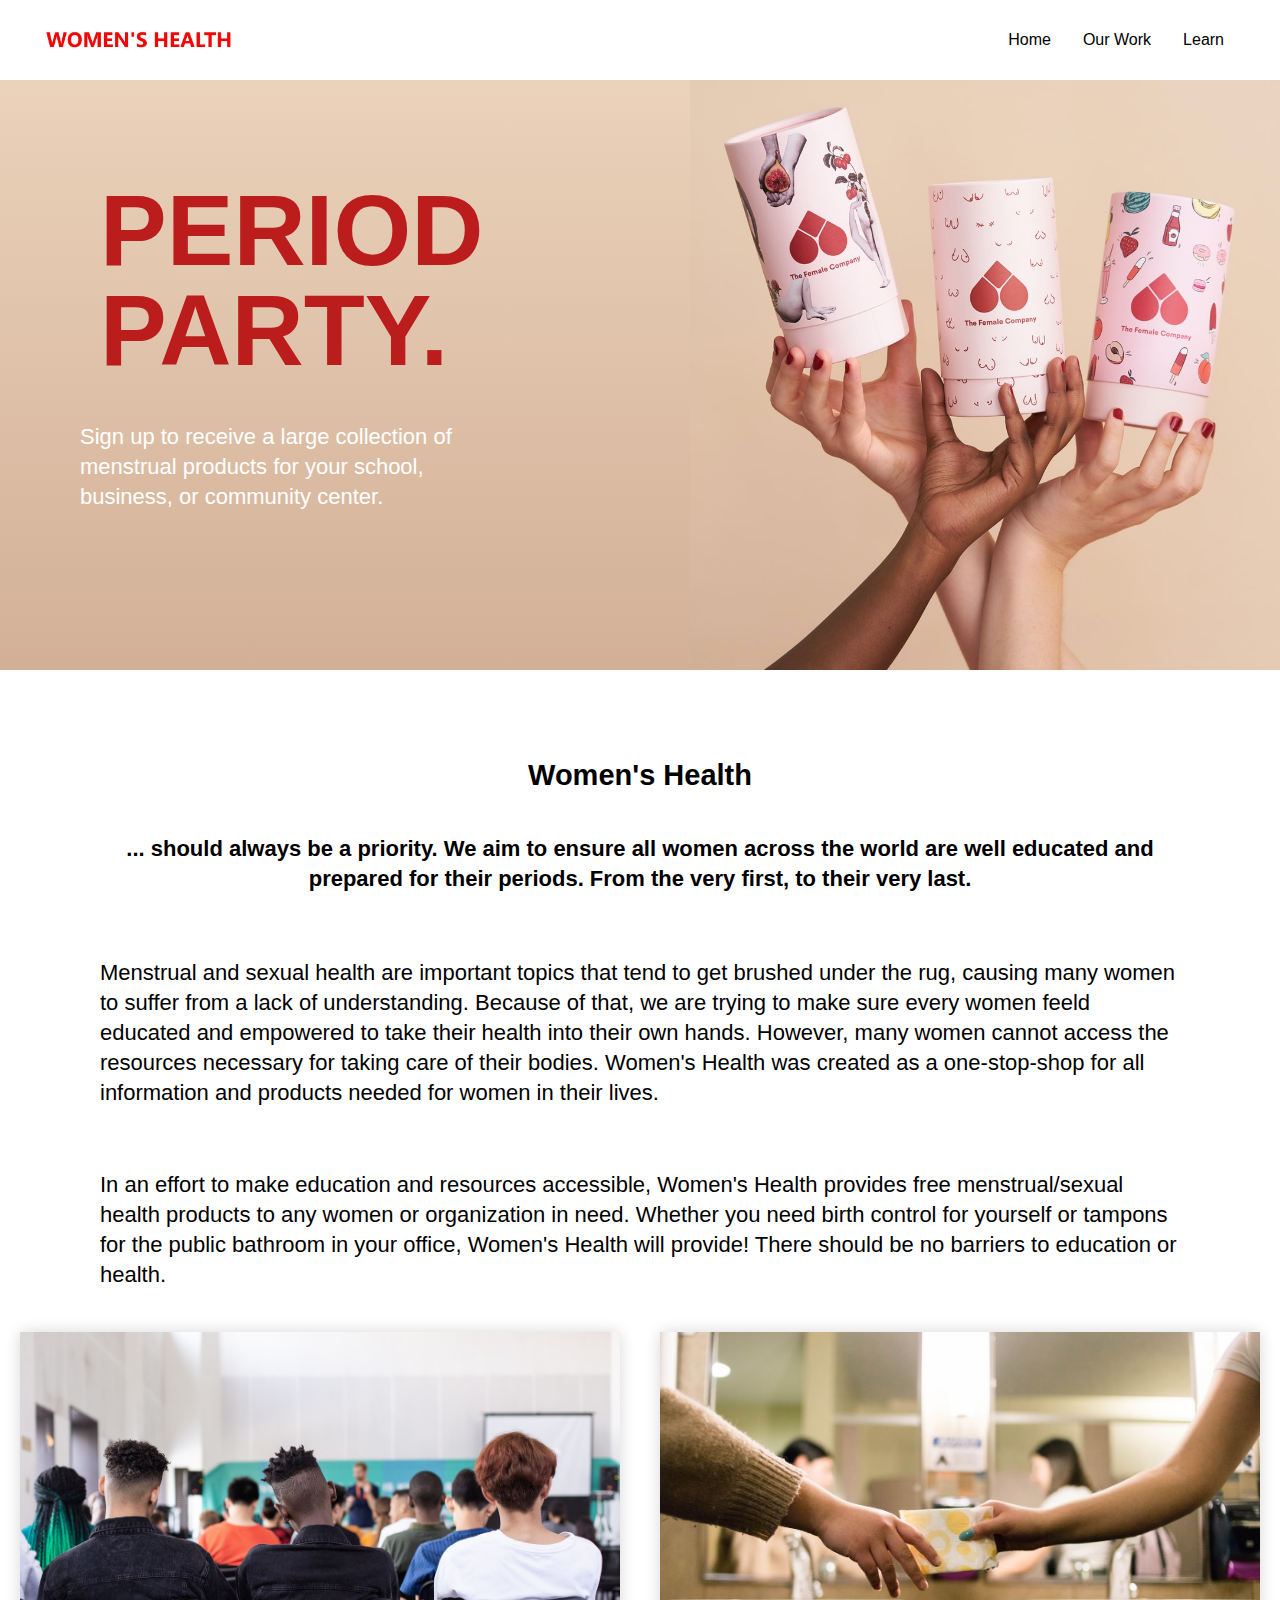
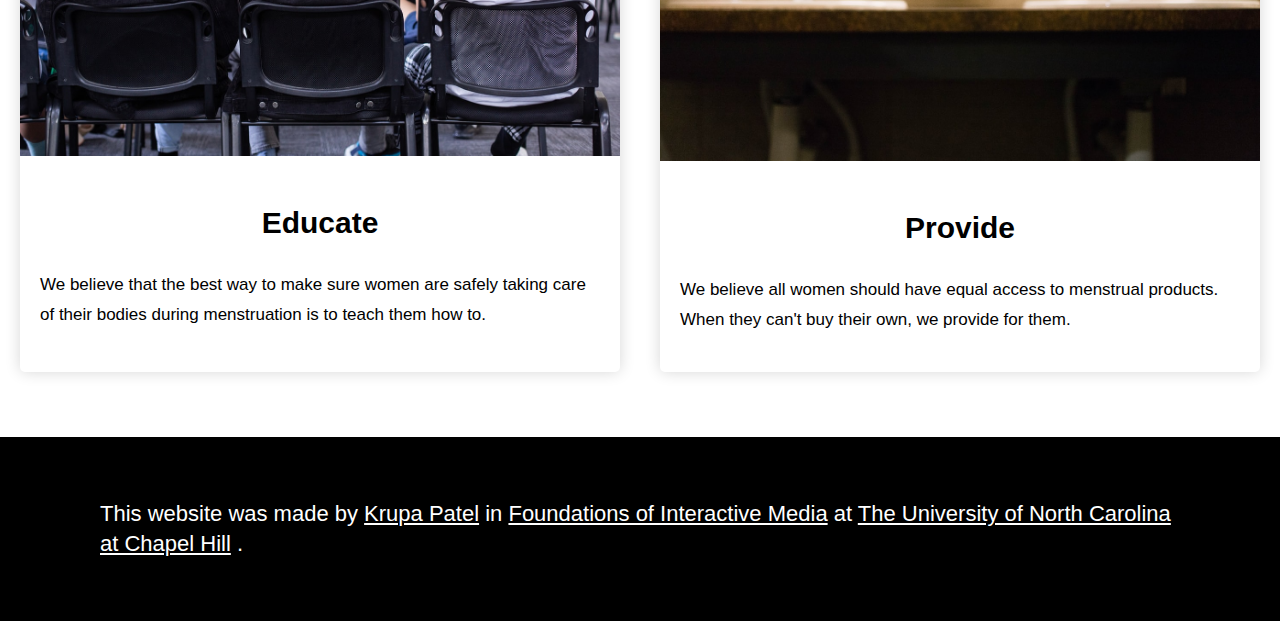
<file: index.html>
<!DOCTYPE html>

<html lang="en">
  <head>
    <meta charset="utf-8" />
    <meta name="viewport" content="width=device-width, initial-scale=1" />
    <title>Women's Health</title>
    <link rel="stylesheet" href="./css/style.css" />
    <script src="./js/script.js" defer></script>
  </head>

  <body class="homepage">

    <nav>
      <a href="./index.html"><img id="logo" src="./images/logo-new.jpeg" alt="Logo"></a>
  <img class="active" id="hamburger" src="./images/hamburger.png" alt="Menu">
  <div id="overlay"></div>

  <div class="navbar" id="navbar">
  <ul id="menu">
    <a href="./index.html">Home</a>
    <a href="./our-work/index.html">Our Work</a>
    <div class="subnav">
    <button id="learn" class="subnavbtn">Learn</button>
      <div class="subnav-content">
        <div class="subnav2btn">
        <li><a href="./sexual-health/safe-sex/index.html">Safe Sex</a></li>
        <li><a href="./periods/index.html">Periods</a></li>
        <li><a href="./free/index.html">Free Products</a></li>
          <li><a href="./sources/index.html">Sources</a></li>


        </div>
    </div>
  </div>
  </ul>
</div>
    </nav>


    <main>
      <article>
        <!--header of article goes here-->
        <header class="grid-1-2">
          <section>
    <h1>PERIOD PARTY.</h1>
    <p>Sign up to receive a large collection of menstrual products
      for your school, business, or community center.</p>

          </section>
          <figure>
    <img src="./images/products.jpg" alt="Products">
    
          </figure>
        </header>
        <section id="Women's Health">
          <header>
            <h2>Women's Health
            <p>... should always be a priority. We aim to ensure all women across the world are well educated and prepared for their periods. From the very first, to their very last.</p>
          </h2>
          </header>
          
          <p>Menstrual and sexual health are important topics that tend to get brushed under the rug, causing many women to suffer from a lack of understanding. Because of that, we are trying to make sure every women feeld educated and empowered to take their health into their own hands. However, many women cannot access the resources necessary for taking care of their bodies. Women's Health was created as a one-stop-shop for all information and products needed for women in their lives. </p>
          <p> In an effort to make education and resources accessible, Women's Health provides free menstrual/sexual health products to any women or organization in need. Whether you need birth control for yourself or tampons for the public bathroom in your office, Women's Health will provide! There should be no barriers to education or health.</p>
          
          <section class="grid-1-2">
            <article class="card">
              <figure><img src="./images/teach.jpg" alt="Educate"></figure>
              <section>
              <h3>Educate</h3>
    <p>We believe that the best way to make sure women are safely taking care of their bodies during menstruation is to teach them how to.</p>        
    </section>
            </article>
            <article class="card">
              <figure><img src="./images/provide.jpg" alt="Provide"></figure>
              <section>
              <h3>Provide</h3>
    <p>We believe all women should have equal access to menstrual products. When they can't buy their own, we provide for them.</p>
          </section>
            </article>
            
          
          </section>
        </section>
        
    
      </article>
    </main>
        <!-- footer element goes here -->
        <footer>
          <p>
            This website was made by 
            <a href="https://krupamejo.com">Krupa Patel</a>
            in
            <a href="https://mejo187.cm">Foundations of Interactive Media</a>
            at
            <a href="https://unc.edu">The University of North Carolina at Chapel Hill</a>
            .
          </p>
        </footer>
      </body>
    </html>
</file>
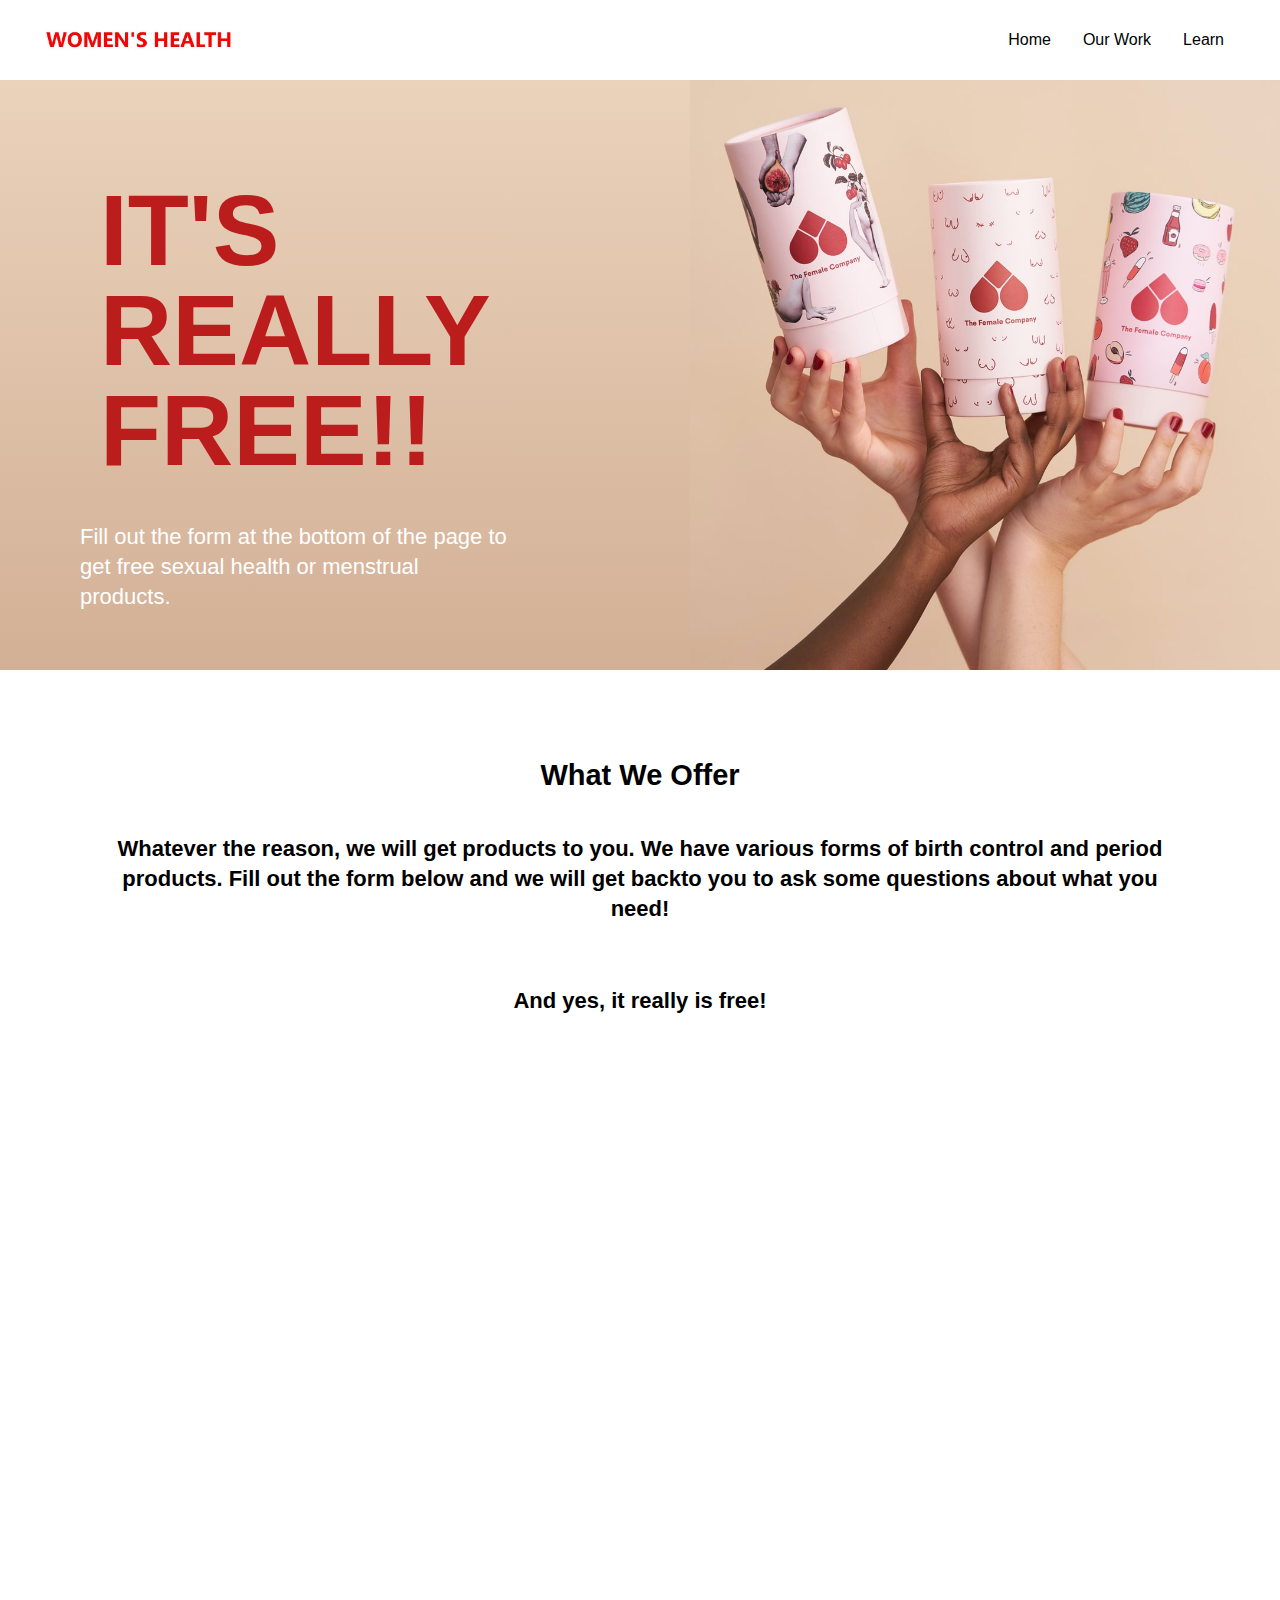
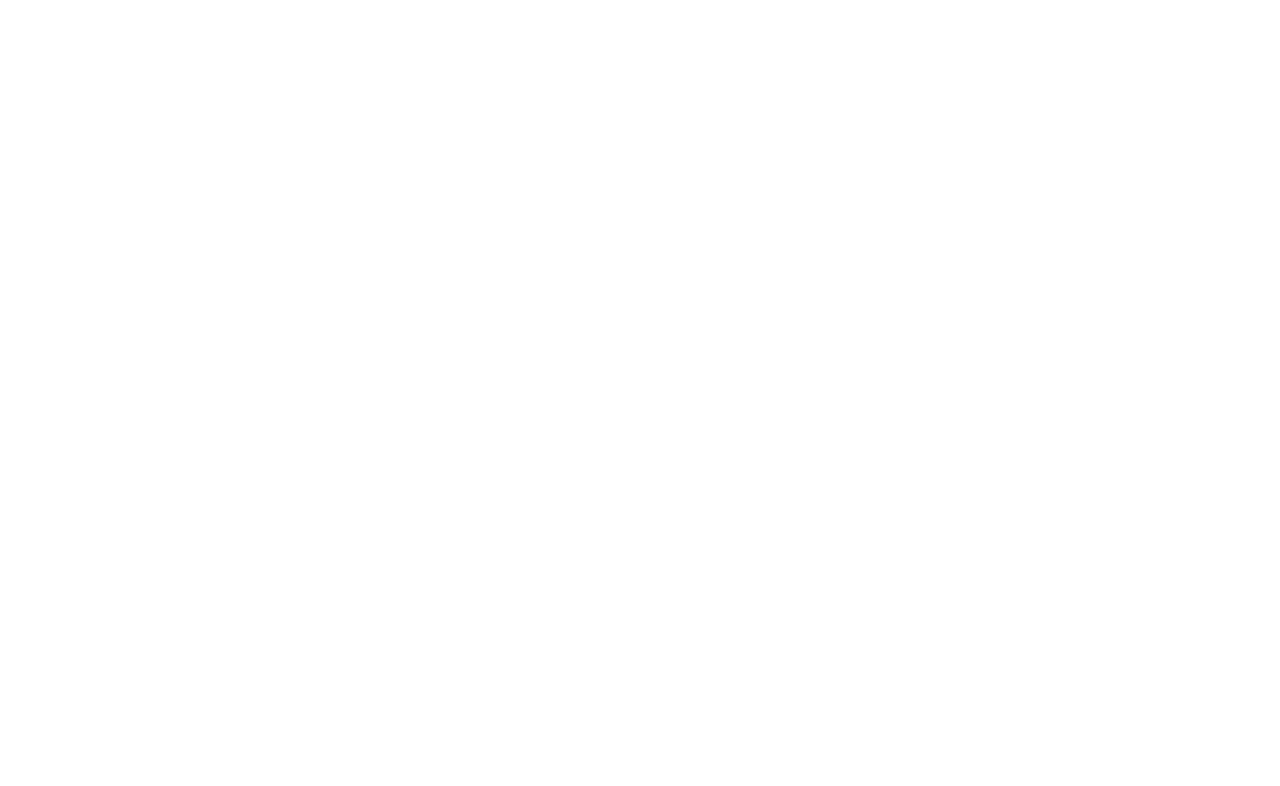
<file: free/index.html>
<!DOCTYPE html>

<html lang="en">
  <head>
    <meta charset="utf-8" />
    <meta name="viewport" content="width=device-width, initial-scale=1" />
    <title>Women's Health</title>
    <link rel="stylesheet" href="./../css/style.css" />
    <script src="./../js/script.js" defer></script>
  </head>

  <body class="homepage">

    <nav>
      <a href="./../index.html"><img id="logo" src="./../images/logo-new.jpeg" alt="Logo"></a>
  <img class="active" id="hamburger" src="./../images/hamburger.png" alt="Menu">
  <div id="overlay"></div>

  <div class="navbar">
  <ul id="menu">
    <a href="./../index.html">Home</a>
    <a href="./../our-work/index.html">Our Work</a>
    <div class="subnav">
    <button class="subnavbtn">Learn</button>
      <div class="subnav-content">
        <div class="subnav2btn">
        <li><a href="./../sexual-health/safe-sex/index.html">Safe Sex</a></li>
        <li><a href="./../periods/index.html">Periods</a></li>
        <li><a href="./../free/index.html">Free Products</a></li>
        <li><a href="./../sources/index.html">Sources</a></li>

        </div>
    </div>
  </div>
  </ul>
</div>
    </nav>

    <main>
        <article>
          <!--header of article goes here-->
          <header class="grid-1-2">
            <section>
      <h1>IT'S REALLY FREE!!</h1>
      <p>Fill out the form at the bottom of the page to get free sexual health or menstrual products.</p>
              </section>
            <figure>
      <img src="./../images/products.jpg" alt="Products">
      
            </figure>
          </header>
          <section id="Offer">
            <header>
              <h2>What We Offer
            <p>Whatever the reason, we will get products to you. We have various forms of birth control and period products. Fill out the form below and we will get backto you to ask some questions about what you need!</p>
            <p>And yes, it really is free!</p>
          </h2>

            </header>

           
              </section>
</article>
</main>


<div class="container">
    <iframe src="https://docs.google.com/forms/d/e/1FAIpQLSe71iJ-lqC6aPdRYMs7kZhs28GR5tGBt7zIdwrrbO-3yIZnsg/viewform?embedded=true" width="1500" height="1257" frameborder="0" marginheight="0" marginwidth="0">Loading…</iframe>
</div>

  </body>
</html>
</file>
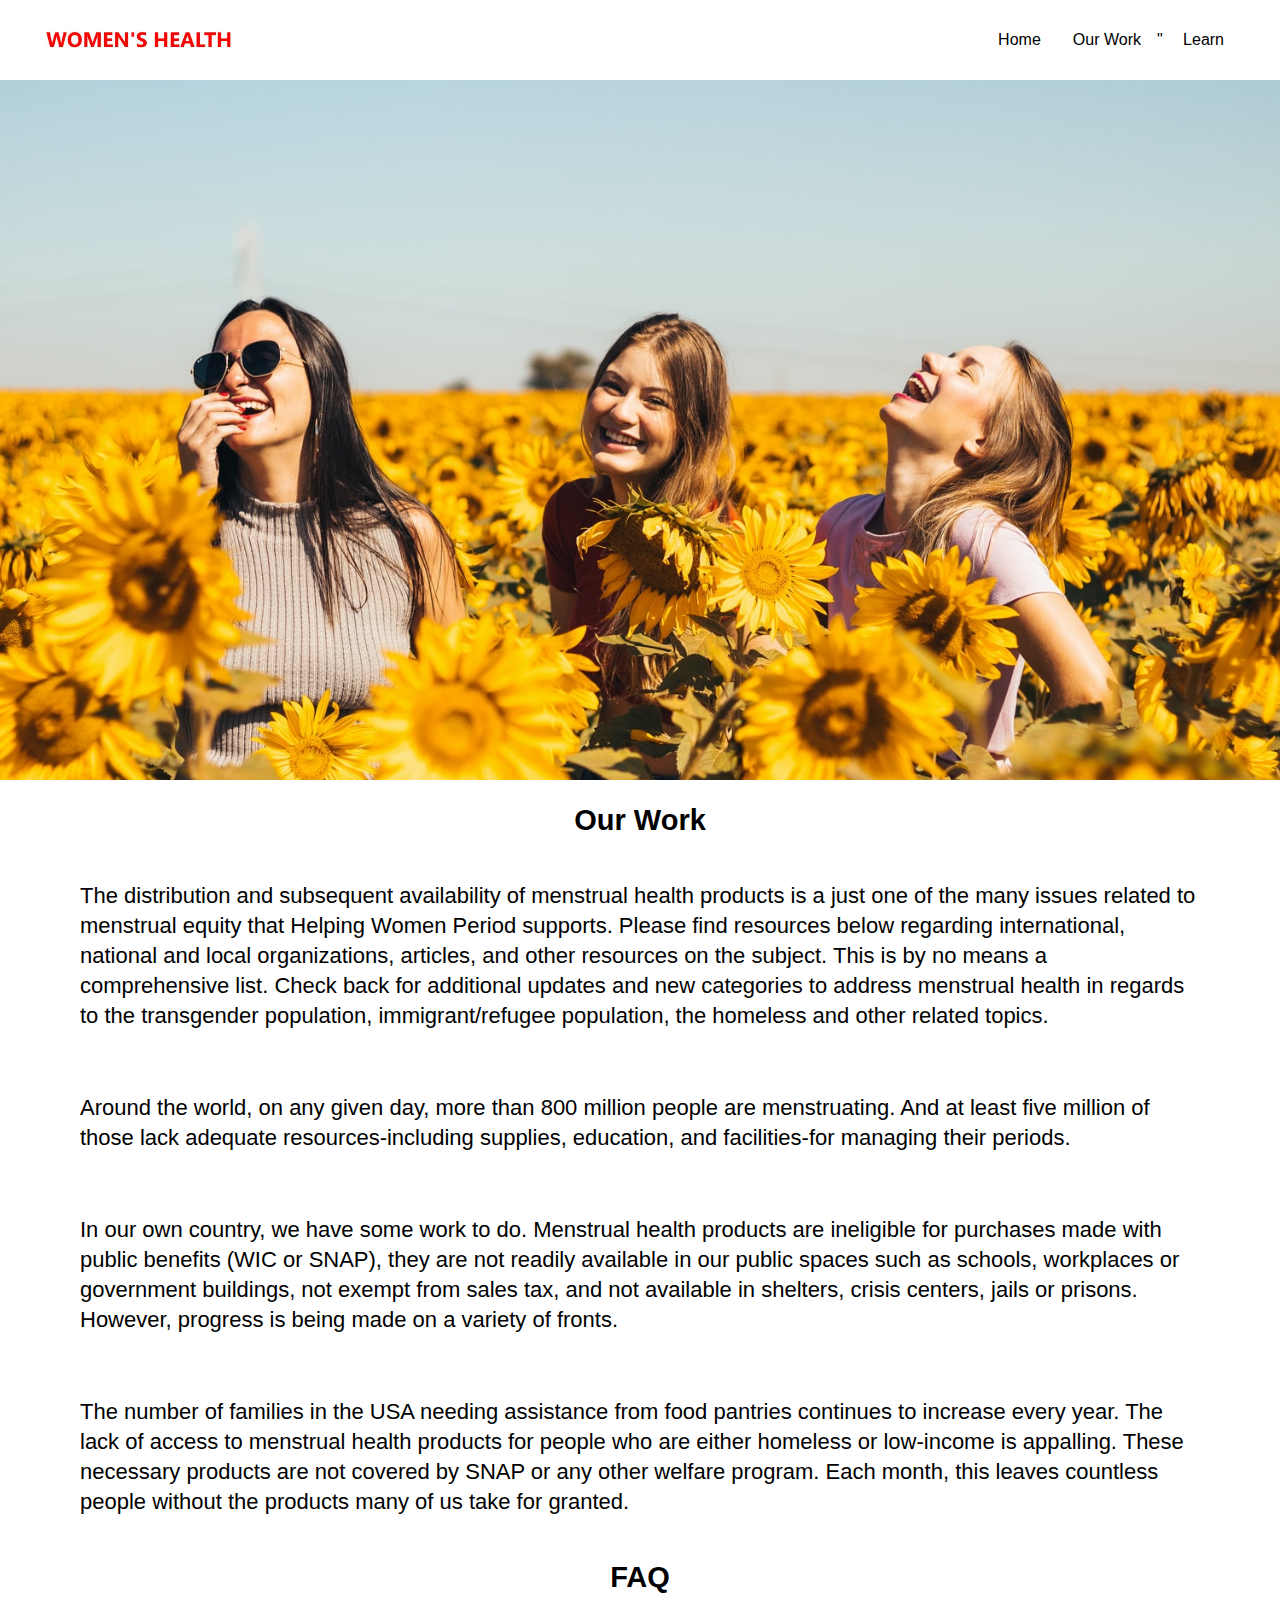
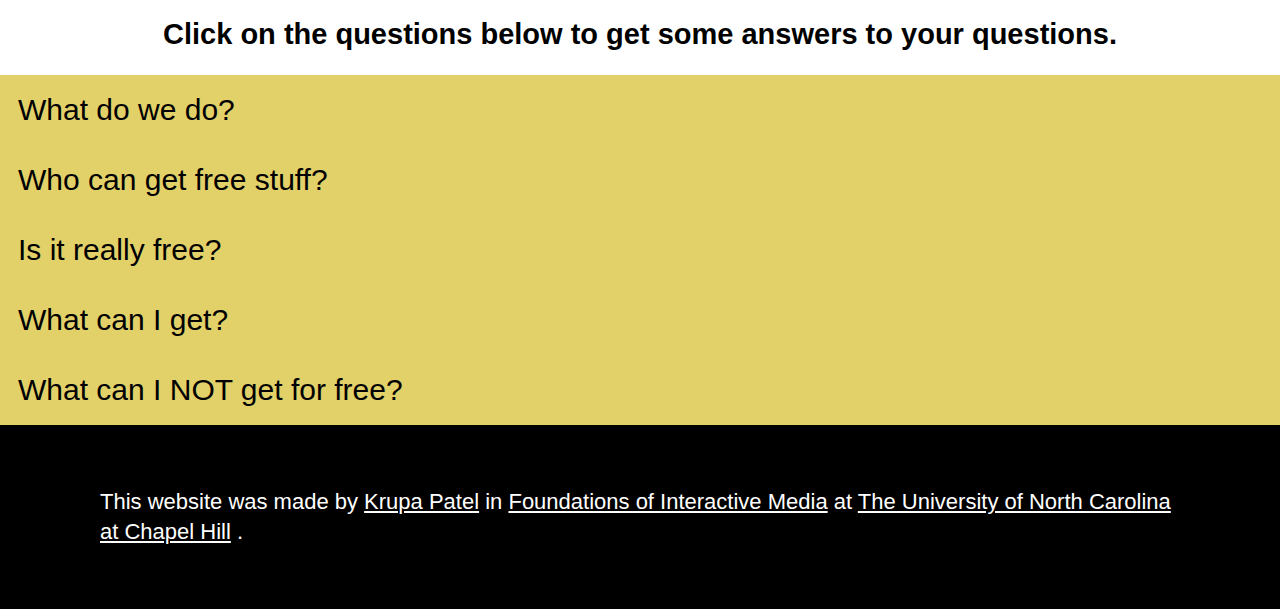
<file: our-work/index.html>
<!DOCTYPE html>

<html lang="en">
  <head>
    <meta charset="utf-8" />
    <meta name="viewport" content="width=device-width, initial-scale=1" />
    <title>Women's Health</title>
    <link rel="stylesheet" href="./../css/style.css" />
    <script src="./../js/script.js" defer></script>
  </head>

  <body class="homepage">

    <nav>
      <a href="./index.html"><img id="logo" src="./../images/logo-new.jpeg" alt="Logo" ></a>
  <img class="active" id="hamburger" src="./../images/hamburger.png" alt="Menu">
  <div id="overlay"></div>

  <div class="navbar" id="navbar">
  <ul id="menu" class="menu">
    <a  href="./../index.html">Home</a>
    <a href="./../our-work/index.html">Our Work</a>
    <div class="subnav active">"
    <button class="subnavbtn active" id="subnavbtn">Learn</button>
      <div class="subnav-content">
        <div class="subnav2btn active" id="subnav2btn"></div>
          <li><a href="./../sexual-health/safe-sex/index.html">Safe Sex</a></li>
          <li><a href="./../periods/index.html">Periods</a></li>
          <li><a href="./../free/index.html">Free Products</a></li>
          <li><a href="./../sources/index.html">Sources</a></li>

        </div>
    </div>
  </ul>
    </div>

    </nav>

<div id="banner">
    <div class="container">
        <section>
            <a href="#" class="full image"><img class="ourwork" src="./../images/women.jpg" alt="Women" width="" height="700" /></a>
        </section>
    </div>
</div>

<div id="featured">
    <section class="container">
        <header>
            <h2>Our Work</h2>
            <p>The distribution and subsequent availability of menstrual health products is a just one of the many issues related to menstrual equity that Helping Women Period supports.  Please find resources below regarding international, national and local organizations, articles, and other resources on the subject.  This is by no means a comprehensive list.  Check back for additional updates and new categories to address menstrual health in regards to the transgender population, immigrant/refugee population, the homeless and other related topics.</p>
        <p>Around the world, on any given day, more than 800 million people are menstruating.  And at least five million of those lack adequate resources-including supplies, education, and facilities-for managing their periods.</p>
         <p>In our own country, we have some work to do.  Menstrual health products are ineligible for purchases made with public benefits (WIC or SNAP), they are not readily available in our public spaces such as schools, workplaces or government buildings, not exempt from sales tax, and not available in shelters, crisis centers, jails or prisons.  However, progress is being made on a variety of fronts.</p>
      <p>The number of families in the USA needing assistance from food pantries continues to increase every year. The lack of access to menstrual health products for people who are either homeless or low-income is appalling. These necessary products are not covered by SNAP or any other welfare program.  Each month, this leaves countless people without the products many of us take for granted.</p>
        </header>
    </section>
</div>
<h2 class="faq">FAQ</h2>
<h2 class="faq">Click on the questions below to get some answers to your questions.</h2>
<button class="accordion">What do we do?</button>
<div class="panel">
  <p>We educate and provide sexual health/mesntrual products to women all over the world in an effort to make health accessible to all.</p>
</div>

<button class="accordion">Who can get free stuff?</button>
<div class="panel">
  <p>Anyone! Just fill out the form under one of the "Free Products" tabs and we will get back to you about the details.</p>
</div>

<button class="accordion">Is it really free?</button>
<div class="panel">
  <p>Yes! Regardless of who you are, we will make sure we get you what you need at no cost.</p>
</div>

<button class="accordion">What can I get?</button>
<div class="panel">
  <p>We have everything from condoms to birth control pills to menstrual cups. If you want something that we don't have, just fill out the form and let us know. We will try to help you!</p>
</div>

<button class="accordion">What can I NOT get for free?</button>
<div class="panel">
  <p>Anything that requires being inserted by a physician will not be covered by us (IUD mainly). </p>
</div>


<footer>
  <p>
    This website was made by 
    <a href="https://krupamejo.com">Krupa Patel</a>
    in
    <a href="https://mejo187.cm">Foundations of Interactive Media</a>
    at
    <a href="https://unc.edu">The University of North Carolina at Chapel Hill</a>
    .
  </p>
</footer>

</body>
</html>
</file>
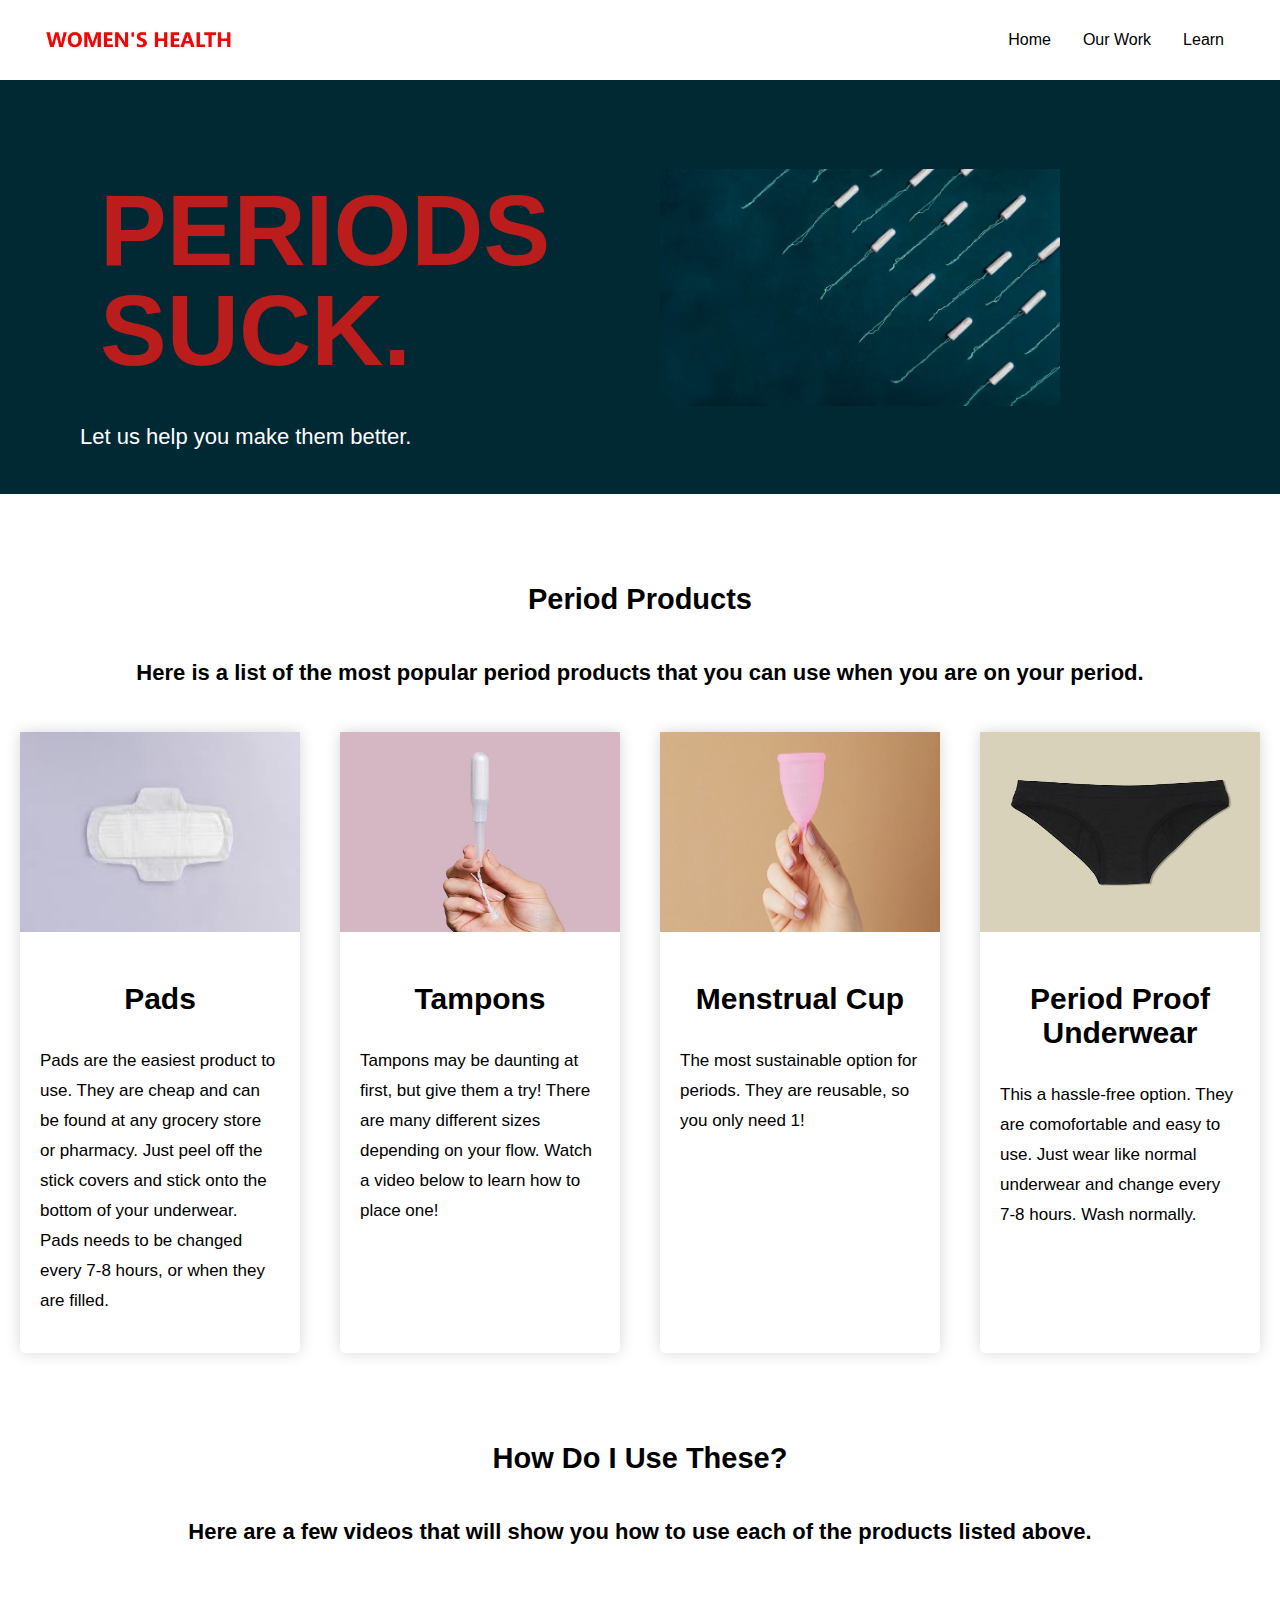
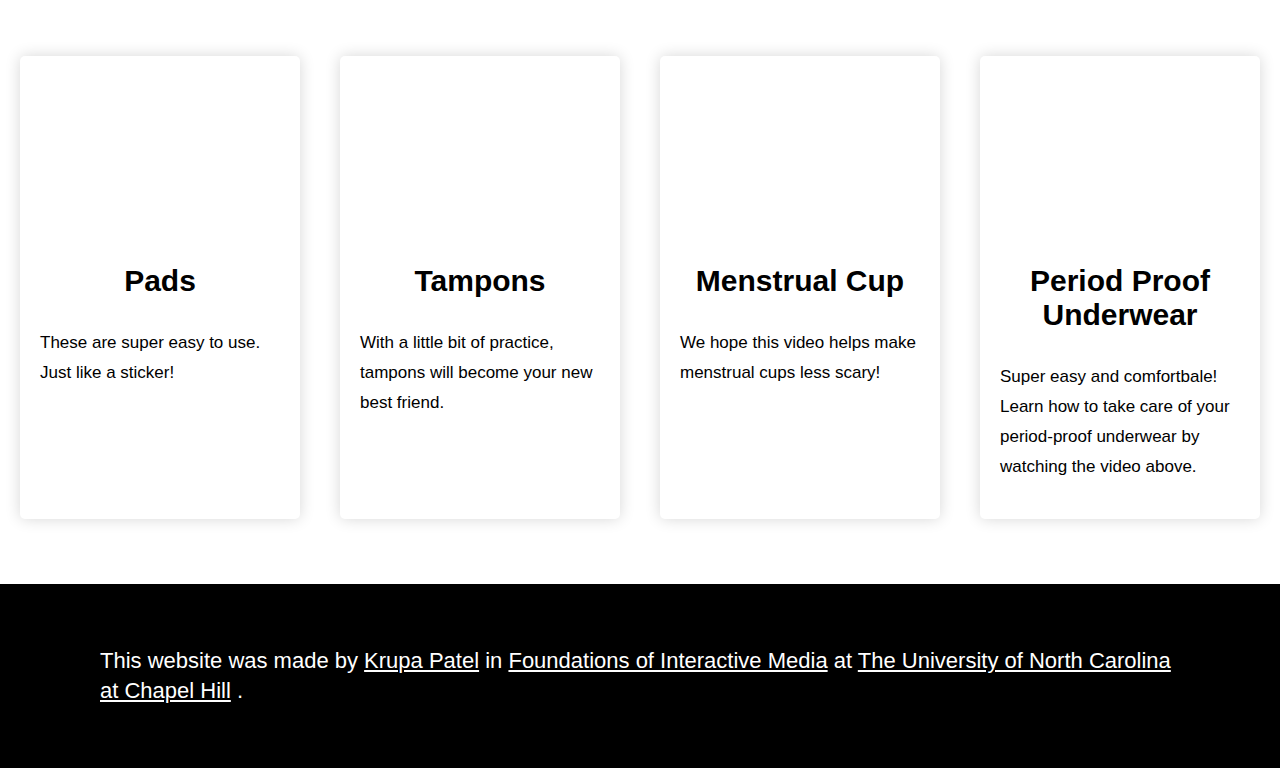
<file: periods/index.html>
<!DOCTYPE html>

<html lang="en">
  <head>
    <meta charset="utf-8" />
    <meta name="viewport" content="width=device-width, initial-scale=1" />
    <title>Women's Health</title>
    <link rel="stylesheet" href="./../css/style.css" />
    <script src="./../js/script.js" defer></script>
  </head>

  <body class="homepage">

    <nav>
      <a href="./../index.html"><img id="logo" src="./../images/logo-new.jpeg" alt="Logo"></a>
  <img class="active" id="hamburger" src="./../images/hamburger.png" alt="Menu">
  <div id="overlay"></div>

  <div class="navbar">
  <ul id="menu">
    <a href="./../index.html">Home</a>
    <a href="./../our-work/index.html">Our Work</a>
    <div class="subnav">
    <button class="subnavbtn">Learn</button>
      <div class="subnav-content">
        <div class="subnav2btn">
          <li><a href="./../sexual-health/safe-sex/index.html">Safe Sex</a></li>
          <li><a href="./../periods/index.html">Periods</a></li>
          <li><a href="./../free/index.html">Free Products</a></li>
          <li><a href="./../sources/index.html">Sources</a></li>

        </div>
    </div>
  </div>
  </ul>
</div>
    </nav>


    <main>
      <article>
        <!--header of article goes here-->
        <header class="grid-1-2 blueheader">
          <section>
    <h1>PERIODS SUCK.</h1>
    <p>Let us help you make them better.</p>
          </section>
          <figure>
    <img src="./../images/tampon.jpg" alt="Tampon">
    
          </figure>
        </header>
        <section id="issues">
          <header>
            <h2>Period Products
            <p>Here is a list of the most popular period products that you can use when you are on your period.</p>
          </h2>
          </header>
          <section class="grid-1-4">
            <article class="card">
              <figure><img src="./../images/pads.jpg" alt="Pads" height="200" width="200"></figure>
              <section>
              <h3>Pads</h3>
              <p>Pads are the easiest product to use. They are cheap and can be found at any grocery store or pharmacy. Just peel off the stick covers and stick onto the bottom of your underwear. Pads needs to be changed every 7-8 hours, or when they are filled.</p>
        </section>
            </article>
            <article class="card">
              <figure><img src="./../images/tampons2.jpg" alt="Tampons" height="200" width="200"></figure>
              <section>
              <h3>Tampons</h3>
              <p>Tampons may be daunting at first, but give them a try! There are many different sizes depending on your flow. Watch a video below to learn how to place one!</p>
          </section>
            </article>
            <article class="card">
              <figure><img src="./../images/cup.jpg" alt="Menstrual Cup" height="200" width="200"></figure>
              <section>
              <h3>Menstrual Cup</h3>
              <p>The most sustainable option for periods. They are reusable, so you only need 1! </p>
          </section>
            </article>
            <article class="card">
              <figure><img src="./../images/underwear.jpg" alt="Period Proof Underwear" height="200" width="200"></figure>
              <section>
              <h3>Period Proof Underwear</h3>
              <p>This a hassle-free option. They are comofortable and easy to use. Just wear like normal underwear and change every 7-8 hours. Wash normally.</p>
          </section>
            </article>
          
          </section>
        </section>
        


          <h2>How Do I Use These?
            <p>Here are a few videos that will show you how to use each of the products listed above.</p>
        </h2>
      

        <section class="grid-1-4">
            <div>
              <article class="card">
                <figure>
                  <div class="wrapper">
                    <div>
                      <iframe src="https://www.youtube.com/embed/M9nEJUgUHQ0" frameborder="0" allow="autoplay; fullscreen" allowfullscreen></iframe>
                    </div>
                  </div>
                </figure>
                <section>
                  <h3>Pads</h3>
                  <p>These are super easy to use. Just like a sticker!</p>
                </section>
              </article>
            </div>
          
              <div>
               <article class="card">
                <figure>
                 <div class="wrapper">
                  <div>
                   <iframe width="340" height="300" src="https://www.youtube.com/embed/0b83Y0P1r6o" frameborder="0" allow="autoplay; fullscreen" allowfullscreen></iframe>
                   </div>
                   </div>
                  </figure>
                <section>
                  <h3>Tampons</h3>
                  <p>With a little bit of practice, tampons will become your new best friend.</p>
                </section>
               </article>
               </div>

          <div>
               <article class="card">
            <figure>
              <div class="wrapper">
                <div>
              <iframe width="340" height="300" src="https://www.youtube.com/embed/o9fPUfm-uYE" frameborder="0" allow="autoplay; fullscreen" allowfullscreen></iframe>
            </div>
            </div>
            </figure>
            <section>
              <h3>Menstrual Cup</h3>
              <p>We hope this video helps make menstrual cups less scary!</p>
            </section>
          </article>
        </div>
          
        <div>
          <article class="card last">
            <figure>
              <div class="wrapper">
                <div>
                  <iframe width="340" height="300" src="https://www.youtube.com/embed/VMbC4Fww1P4" frameborder="0" allow="autoplay; fullscreen" allowfullscreen></iframe>
                </div>
              </div>
            </figure>
             <section>
              <h3>Period Proof Underwear</h3>
              <p>Super easy and comfortbale! Learn how to take care of your period-proof underwear by watching the video above.</p>
            </section>
          </article>
        </div>

        </section>
      
    
    </article> 
    </main>
        <!-- footer element goes here -->
        <footer>
          <p>
            This website was made by 
            <a href="https://krupamejo.com">Krupa Patel</a>
            in
            <a href="https://mejo187.cm">Foundations of Interactive Media</a>
            at
            <a href="https://unc.edu">The University of North Carolina at Chapel Hill</a>
            .
          </p>
        </footer>
      </body>
    </html>
</file>
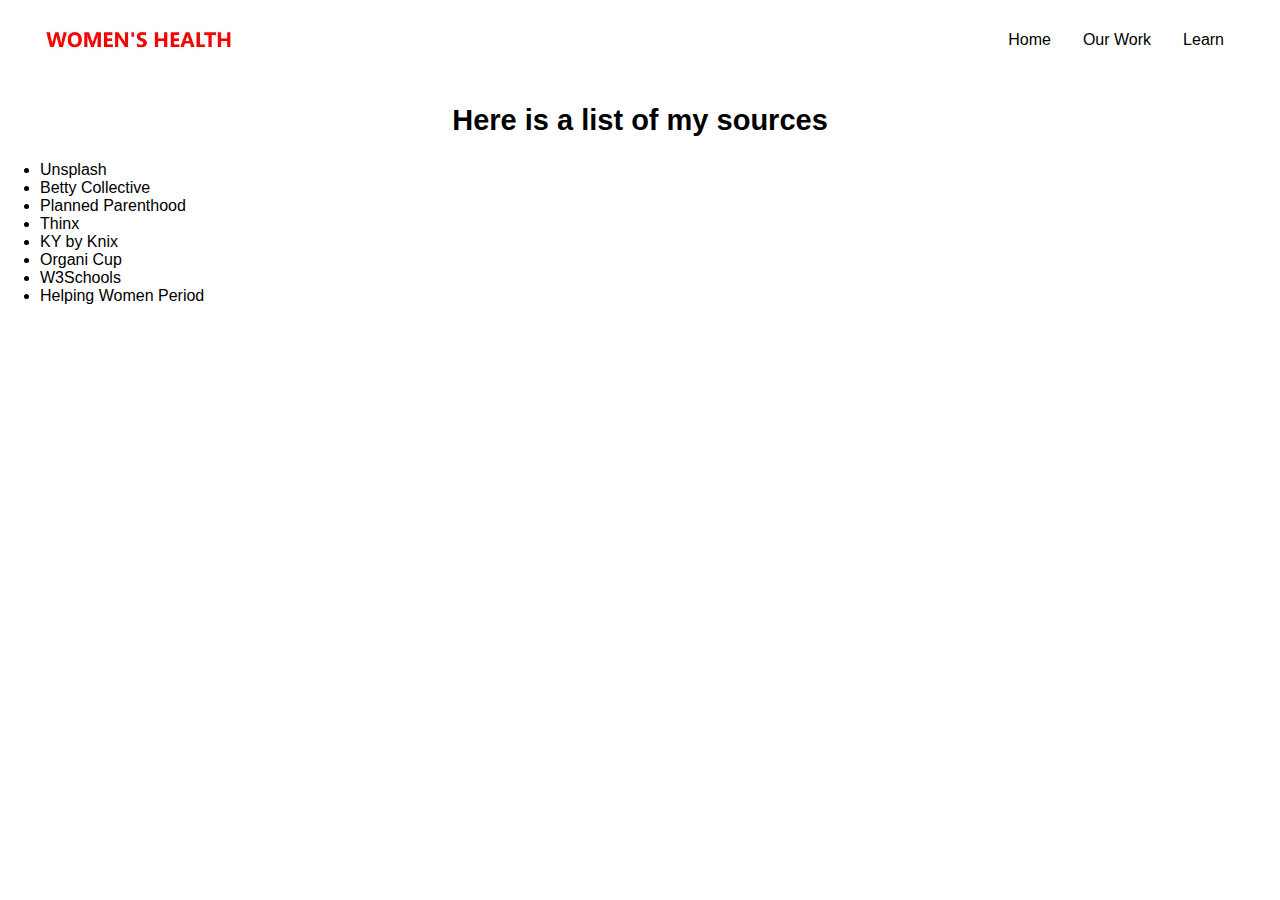
<file: sources/index.html>
<!DOCTYPE html>

<html lang="en">
  <head>
    <meta charset="utf-8" />
    <meta name="viewport" content="width=device-width, initial-scale=1" />
    <title>Women's Health</title>
    <link rel="stylesheet" href="./../css/style.css" />
    <script src="./../js/script.js" defer></script>
  </head>

  <body class="homepage">

    <nav>
      <a href="./../index.html"><img id="logo" src="./../images/logo-new.jpeg" alt="Logo"></a>
  <img class="active" id="hamburger" src="./../images/hamburger.png" alt="Menu">
  <div id="overlay"></div>

  <div class="navbar">
  <ul id="menu">
    <a href="./../index.html">Home</a>
    <a href="./../our-work/index.html">Our Work</a>
    <div class="subnav">
    <button class="subnavbtn">Learn</button>
      <div class="subnav-content">
        <div class="subnav2btn">
          <li><a href="./../sexual-health/safe-sex/index.html">Safe Sex</a></li>
          <li><a href="./../periods/index.html">Periods</a></li>
          <li><a href="./../free/index.html">Free Products</a></li>
          <li><a href="./../sources/index.html">Sources</a></li>

        </div>
    </div>
  </div>
  </ul>

</div>
    </nav>

<header>
    <h2>Here is a list of my sources</h2>
    <ul>
        <li>
            Unsplash
        </li>
        <li>
            Betty Collective
        </li>
        <li>Planned Parenthood</li>
        <li>Thinx</li>
        <li>KY by Knix</li>
        <li>Organi Cup</li>
        <li>W3Schools</li>
        <li>Helping Women Period</li>
    </ul>
</header>

    </body>
    </html>
</file>
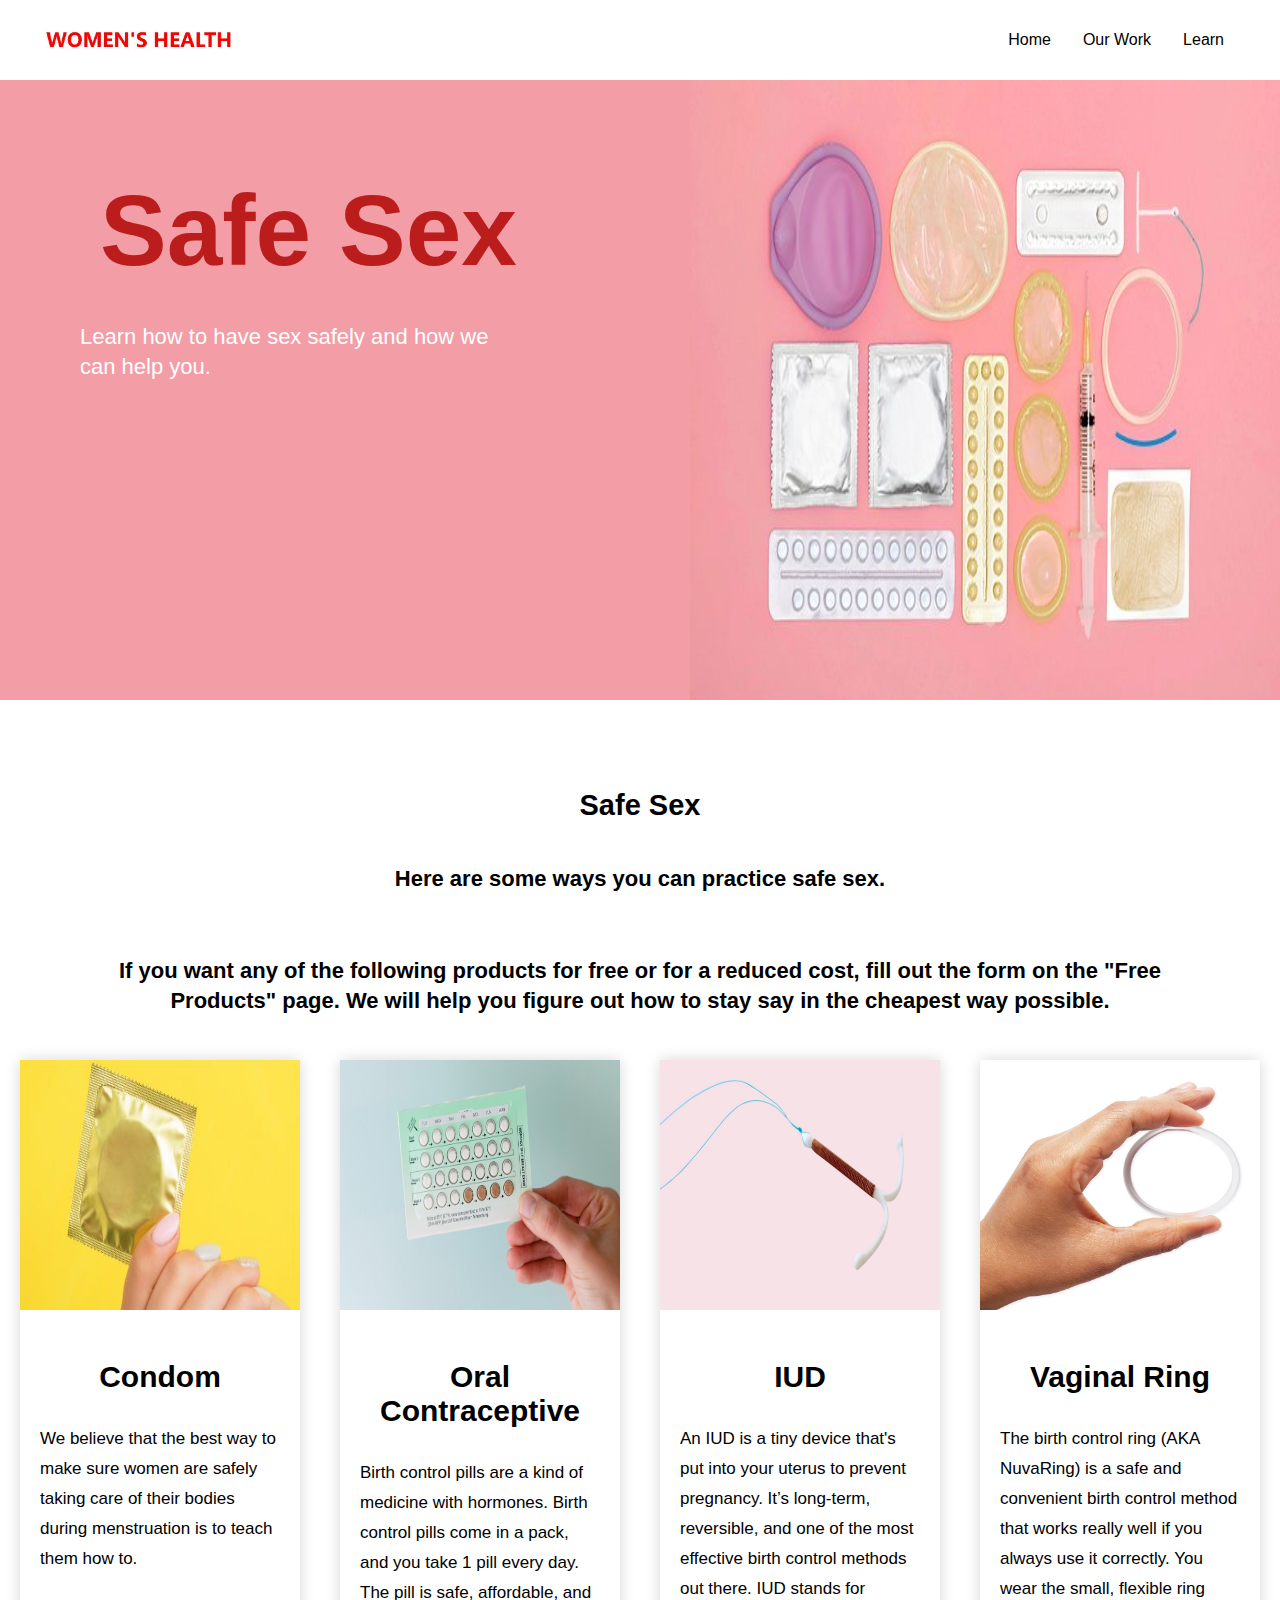
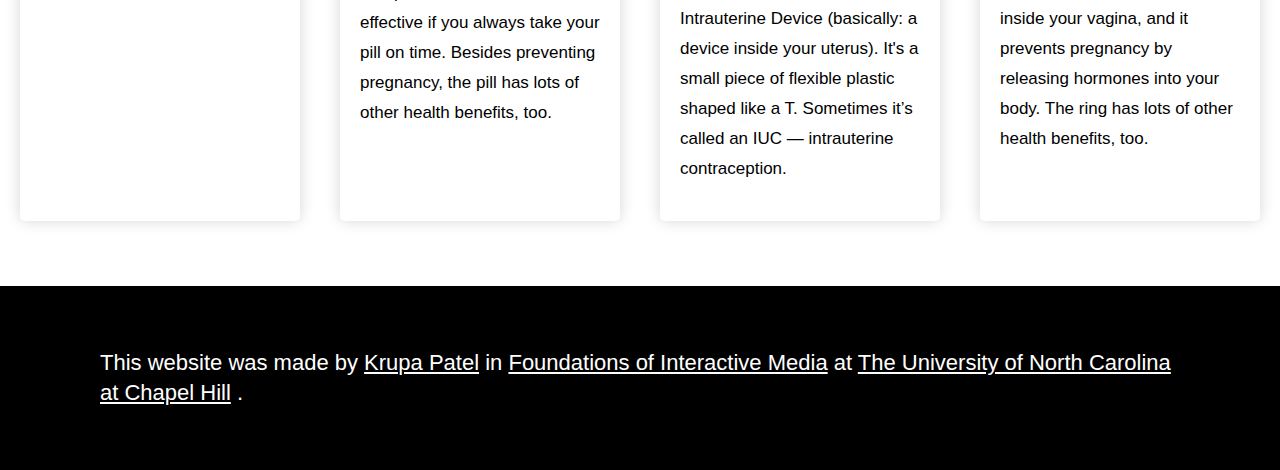
<file: sexual-health/safe-sex/index.html>
<!DOCTYPE html>

<html lang="en">
  <head>
    <meta charset="utf-8" />
    <meta name="viewport" content="width=device-width, initial-scale=1" />
    <title>Women's Health</title>
    <link rel="stylesheet" href="./../../css/style.css" />
    <script src="./../../js/script.js" defer></script>
  </head>

  <body class="homepage">

    <nav>
      <a href="./../../index.html"><img id="logo" src="./../../images/logo-new.jpeg" alt="Logo"></a>
  <img class="active" id="hamburger" src="./../../images/hamburger.png" alt="Menu">
  <div id="overlay" class="overlay"></div>

  <div class="navbar">
  <ul id="menu">
    <a href="./../../index.html">Home</a>
    <a href="./../../our-work/index.html">Our Work</a>
    <div class="subnav">
    <button class="subnavbtn">Learn</button>
      <div class="subnav-content">
        <div class="subnav2btn">
          <li><a href="./../../sexual-health/safe-sex/index.html">Safe Sex</a></li>
          <li><a href="./../../periods/index.html">Periods</a></li>
          <li><a href="./../../free/index.html">Free Products</a></li>
          <li><a href="./../../sources/index.html">Sources</a></li>

        </div>
    </div>
  </div>
  </ul>
</div>
    </nav>


    <main>
      <article>
        <!--header of article goes here-->
        <header class="grid-1-2 pinkheader">
          <section>
    <h1>Safe Sex</h1>
    <p>Learn how to have sex safely and how we can help you.</p>

         </section>
          <figure>
    <img class="safesex" src="./../../images/birthcontrol.jpg" alt="Birth Control" height="620" width="800">
    
          </figure>
        </header>
        <section id="Safe Sex">
          <header>
            <h2>Safe Sex
              <p>Here are some ways you can practice safe sex.</p>
              <p>If you want any of the following products for free or for a reduced cost, fill out the form on the "Free Products" page. We will help you figure out how to stay say in the cheapest way possible.</p>

          </h2>
          </header>
          <section class="grid-1-4">

            <article class="card">
              <figure><img src="./../../images/condom.jpeg" alt="Condom" height="250"></figure>
              <section>
              <h3>Condom</h3>
    <p>We believe that the best way to make sure women are safely taking care of their bodies during menstruation is to teach them how to.</p>        
    </section>
            </article>

            <article class="card">
              <figure><img src="./../../images/pill.jpg" alt="Oral Contraceptive" height="250"></figure>
              <section>
              <h3>Oral Contraceptive</h3>
              <p>Birth control pills are a kind of medicine with hormones. Birth control pills come in a pack, and you take 1 pill every day. The pill is safe, affordable, and effective if you always take your pill on time. Besides preventing pregnancy, the pill has lots of other health benefits, too.</p>
          </section>
            </article>
            
            <article class="card">
              <figure><img src="../../images/iud.jpg" alt="IUD" height="250"></figure>
              <section>
              <h3>IUD</h3>
              <p>An IUD is a tiny device that's put into your uterus to prevent pregnancy. It’s long-term, reversible, and one of the most effective birth control methods out there. IUD stands for Intrauterine Device (basically: a device inside your uterus). It's a small piece of flexible plastic shaped like a T. Sometimes it’s called an IUC — intrauterine contraception.</p>
    </section>
            </article>

            <article class="card">
              <figure><img src="../../images/ring.jpg" alt="Vaginal Ring" height="250"></figure>
              <section>
              <h3>Vaginal Ring</h3>
              <p>The birth control ring (AKA NuvaRing) is a safe and convenient birth control method that works really well if you always use it correctly. You wear the small, flexible ring inside your vagina, and it prevents pregnancy by releasing hormones into your body. The ring has lots of other health benefits, too.</p>
    </section>
            </article>
          
          </section>
        </section>
        
    
      </article>
    </main>
        <!-- footer element goes here -->
        <footer>
          <p>
            This website was made by 
            <a href="https://krupamejo.com">Krupa Patel</a>
            in
            <a href="https://mejo187.cm">Foundations of Interactive Media</a>
            at
            <a href="https://unc.edu">The University of North Carolina at Chapel Hill</a>
            .
          </p>
        </footer>
      </body>
    </html>
</file>
<file: css/style.css>
/* Global Styles */
.last {
  height: 100%;
}

.card {
  box-shadow: 0 0 15px 0 rgba(0, 0, 0, 0.16);
  border-radius: 5px;
  width: 100%;
  height: 100%;
}

html,
body {
  font-family: helvetica, sans-serif;
  margin: 0;
  padding: 0;
}
h1 {
  color: rgb(187, 29, 29);
  font-weight: 5000;
  font-size: 100px;
  line-height: 100px;
  text-align: left;
  vertical-align: center;
  padding: 100px 0px 0px 100px;
  margin: 0px;
}
h2 {
  font-size: 29px;
  text-align: center;
}
h3 {
  font-size: 30px;
  text-align: center;
}
p {
  font-size: 22px;
  line-height: 30px;
  padding: 20px 80px 20px 80px;
}
img {
  width: 100%;
  display: block;
}
figure {
  margin: 0;
}

@media (max-width: 768px) {
  h1 {
    font-size: 15;
  }

  main > article > header > figure > img {
    max-width: 100%;
  }
  main > article > header > section > h1 {
    padding: 0px 0px;
    text-align: left;
    margin: 0;
    font-size: 50px;
    line-height: 60px;
  }
  main > article > header > section > p {
    padding: 0px 0px;
    text-align: left;
    margin: 0;
    font-size: 15px;
    line-height: 30px;
  }
  main > article > section > header > h2 {
    font-size: 20px;
    padding: 0px;
  }
  main > article > section > header > h2 > p {
    font-size: 20px;
    padding: 0px;
  }
  main > article > section > p {
    font-size: 15px;
    padding: 0px;
  }
  img.ourwork {
    height: 200px;
  }

  div > section > header > h2 {
    font-size: 20px;
  }

  div > section > header > p {
    font-size: 15px;
    padding: 20px;
  }
  h2.faq {
    font-size: 20px;
  }

  h2.faq {
    font-size: 20px;
  }
  button.accordion {
    font-size: 20px;
  }
  div.panel > p {
    font-size: 15px;
    padding: 15px;
  }

  footer > p {
    font-size: 15px;
    padding: 10px;
  }
  .navbar a:hover,
  .subnav:hover .subnavbtn {
    background-color: white;
    text-decoration-line: underline;
    text-decoration-color: red;
  }
  #hamburger {
    height: 20px;
  }

  body > main > article > header > section > figure > img {
    height: 200px;
  }
  main > article > header {
    background: linear-gradient(#ebd2bb, #d2b096);
    color: white;
    padding: 0 20px;
    height: 600px;
    display: flex;
    flex-direction: column-reverse;
    justify-content: space-around;
  }

  .safesex {
    background: linear-gradient(#ebd2bb, #d2b096);
    color: white;
    padding: 0 0px;
    height: 300px;
    display: flex;
    flex-direction: column-reverse;
    justify-content: space-around;
  }

  iframe {
    max-width: 100%;
  }

  main > article > header.grid-1-2 {
    grid-gap: 0px;
  }
}

/* Section Styles */

main > article > section {
  padding: 65px 20px;
}

@media (min-width: 768px) {
  main > article > section > header > p {
    max-width: 50%;
  }
  main > article > section > h2 {
    padding: 65px 40px;
    text-align: center;
    margin: 0 auto;
  }
}

/* Grid Styles */

/* only applied on desktop*/
@media (min-width: 768px) {
  /* this is a grid w two columns*/
  .grid-1-2 {
    display: grid;
    grid-template-columns: 1fr 1fr;
    grid-gap: 40px;
  }
}

/* only applied on desktop*/
@media (min-width: 768px) {
  /* this is a grid w two columns*/
  .grid-1-2 {
    display: grid;
    grid-template-columns: 1fr 1fr;
  }
}

/* Grid Styles */

/* only applied on desktop*/
@media (min-width: 768px) {
  /* this is a grid w 4 columns*/
  .grid-1-4 {
    display: grid;
    grid-template-columns: 1fr 1fr 1fr 1fr;
    grid-gap: 40px;
  }
}

/* only applied on desktop*/
@media (min-width: 768px) {
  /* this is a grid w 4 columns*/
  .grid-1-4 {
    display: grid;
    grid-template-columns: 1fr 1fr 1fr 1fr;
  }
}

/* Card Styles */
.card {
  box-shadow: 0 0 15px 0 rgba(0, 0, 0, 0.16);
  border-radius: 5px;
  width: 100%;
  height: 100%;
}

.card section {
  padding: 20px;
}

.card p {
  font-size: 17px;
  padding: 0px;
}

/* only applied on desktop*/
@media (min-width: 768px) {
  /* image should fill figure container of card that also has 2 columns*/
  .card.grid-1-2 img {
    object-fit: cover;
    height: 100%;
  }
  .card.grid-1-2 section {
    padding: 40px;
  }
}

@media (min-width: 768px) {
  /* image should fill figure container of card that also has 4 columns*/
  .card.grid-1-4 img {
    object-fit: cover;
    height: 100%;
    width: 100%;
  }
  .card.grid-1-4 section {
    padding: 40px;
  }
  main > article > header {
    background: linear-gradient(#ebd2bb, #d2b096);
    color: white;
    padding: 0 20px;
    height: calc(100vh - 80px);
    display: flex;
    flex-direction: column-reverse;
    justify-content: space-around;
  }
}

/* Header Styles */

.blueheader {
  background: linear-gradient(#002933, #002933);
}

.pinkheader {
  background: #f39da6;
}

main > article > header h1 {
  margin-top: 0px;
}

main > article > header a {
  color: white;
  text-decoration: none;
  border: solid 1px white;
  border-radius: 5px;
  padding: 20px;
  display: inline-block;
}
main > article > header img {
  opacity: 1;
}

main > article > header.blueheader img {
  opacity: 1;
  height: calc(100vh - 663px);
  width: calc(100vh - 500px);
}

main > article > header.blueheader.grid-1-2 {
  grid-gap: 40px;
}

@media (min-width: 768px) {
  main > article > header {
    height: unset;
    padding: 0px;
  }
  main > article > header.grid-1-2 {
    grid-gap: 100px;
  }
}

/* the main header should have a grid gap of 40px*/

main > article > header > figure {
  display: flex;
  align-items: center;
}

/* Button Styles */

/* Navbar Styles */

.navbar {
  overflow: hidden;
  background-color: white;
}

/* Navigation links */
.navbar a {
  float: left;
  font-size: 16px;
  color: black;
  text-align: center;
  padding: 14px 16px;
  text-decoration: none;
  background-color: white;
}

/* The subnavigation menu */
.subnav {
  float: right;
  overflow: hidden;
}

/* Subnav button */
.subnav .subnavbtn {
  font-size: 16px;
  border: none;
  outline: none;
  color: black;
  padding: 14px 16px;
  background-color: white;
  font-family: inherit;
  margin: 0;
  align-items: right;
  text-align: right;
}

.subnav2btn {
  float: right;
  font-size: 16px;
  border: none;
  outline: none;
  color: black;
  padding: 14px 16px;
  background-color: white;
  font-family: inherit;
  margin: 0;
}

/* Add a red background color to navigation links on hover */
.navbar a:hover,
.subnav:hover .subnavbtn {
  background-color: white;
  text-decoration-line: underline;
  text-decoration-color: red;
}

.subnav2btn:hover {
  background-color: white;
  text-decoration-line: underline;
  text-decoration-color: red;
  position: relative;
}

/* Style the subnav content - positioned absolute */
.subnav-content {
  display: none;
  position: absolute;
  left: 0;
  background-color: white;
  width: 100%;
  z-index: 1;
}

.subnav2-content {
  display: none;
  position: relative;
  left: 0;
  background-color: white;
  width: 100%;
  align-items: baseline;
  z-index: 0;
}

/* Style the subnav links */
.subnav-content a {
  float: right;
  color: black;
  text-decoration: none;
}

.subnav2-content a {
  float: right;
  color: black;
  text-decoration: none;
}

/* Add a white background color on hover */
.subnav-content a:hover {
  background-color: #eee;
  color: black;
}

.subnav2-content a:hover {
  background-color: #eee;
  color: black;
}

/* When you move the mouse over the subnav container, open the subnav content */
.subnav:hover .subnav-content {
  display: block;
}

.subnav-content:hover .subnav2-content {
  display: block;
}

/*end*/

nav {
  height: 80px;
  display: flex;
  justify-content: space-between;
  align-items: center;
  text-align: center;
}

#logo {
  height: 30px;
  width: auto;
}

nav ul {
  list-style-type: none;
  padding: 100;
  margin: 0;
}
nav ul li a {
  text-decoration: none;
  color: black;
  font-weight: bold;
}

#hamburger {
  display: none;
}

#overlay {
  display: none;
}

img.ourwork {
  object-fit: cover;
}

/* navigation mobile style*/

@media (max-width: 767px) {
  nav {
    padding: 0px 0px 0px 20px;
  }
  nav ul {
    display: none;
    max-width: 60vw;
    width: 100%;
    height: 100vh;
    background: white;
    position: fixed;
    top: 0;
    left: 0;
    padding: 20px;
    box-sizing: border-box;
    z-index: 2;
  }

  nav ul.active {
    display: block;
  }

  nav ul li {
    padding: 20px;
  }
  #hamburger {
    display: block;
    height: 30px;
    width: auto;
    z-index: 1;
    float: right;
    align-content: right;
    align-items: initial;
  }

  #overlay {
    display: none;
    width: 100vw;
    height: 100vh;
    background: black;
    opacity: 0.5;
    position: fixed;
    top: 0;
    left: 0;
    bottom: 0;
    right: 0;
    z-index: 1;
  }

  #overlay.active {
    display: block;
  }

  #navbar {
    display: none;
  }

  #navbar.active {
    display: block;
  }

  nav {
    padding: 0px 20px 0px 20px;
  }
}

/* navigation desktop style*/
@media (min-width: 768px) {
  nav {
    padding: 0 40px;
  }
  nav ul {
    display: flex;
    max-width: 500px;
    justify-content: space-between;
  }
}

/*footer styles */

footer {
  background: black;
  color: white;
  padding: 20px 20px;
}

footer a {
  color: white;
}

/* Style the buttons that are used to open and close the accordion panel */
.accordion {
  background-color: rgb(226, 208, 105);
  color: black;
  font-size: 30px;
  cursor: pointer;
  padding: 18px;
  width: 100%;
  text-align: left;
  border: none;
  outline: none;
  transition: 0.4s;
}

/* Add a background color to the button if it is clicked on (add the .active class with JS), and when you move the mouse over it (hover) */
.active,
.accordion:hover {
  background-color: rgb(255, 255, 255);
}

/* Style the accordion panel. Note: hidden by default */
.panel {
  padding: 0 18px;
  background-color: white;
  display: none;
  overflow: hidden;
}

.wrapper {
  width: 100%;
  max-width: 100%; /* Change this if you want them to max out at a certain width */
}

/*
  We make a div that is a 16:9 aspect ratio by setting its top padding as a percentage
  of its width. 56.25% is 9/16.

  We make that div position relative, and then place the iframe inside of it.
  We position the iframe absolutely, and set its height and width to be equal to
  the height and width of the 16:9 we made
*/

.wrapper > div {
  padding-top: 56.25%;
  position: relative;
}

.wrapper > div > iframe {
  position: absolute;
  top: 0;
  left: 0;
  height: 100%;
  width: 100%;
}
</file>
